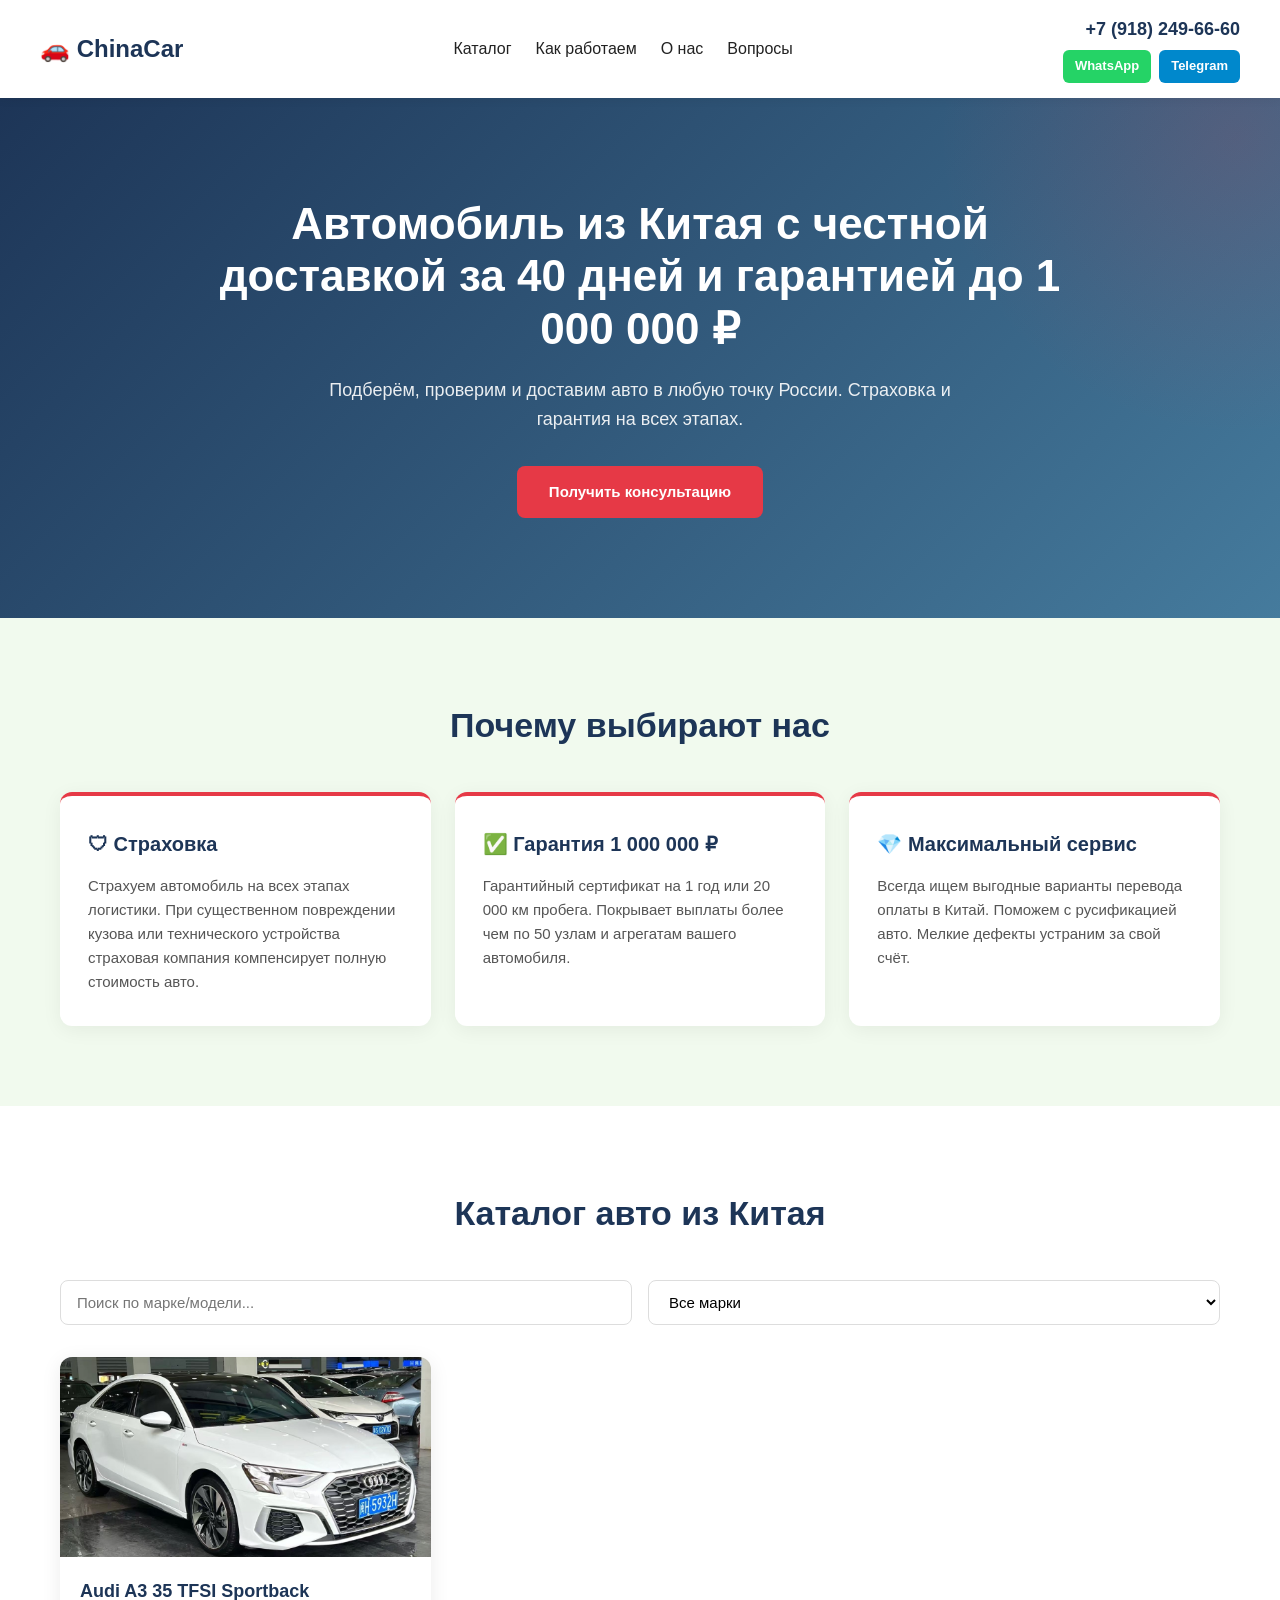
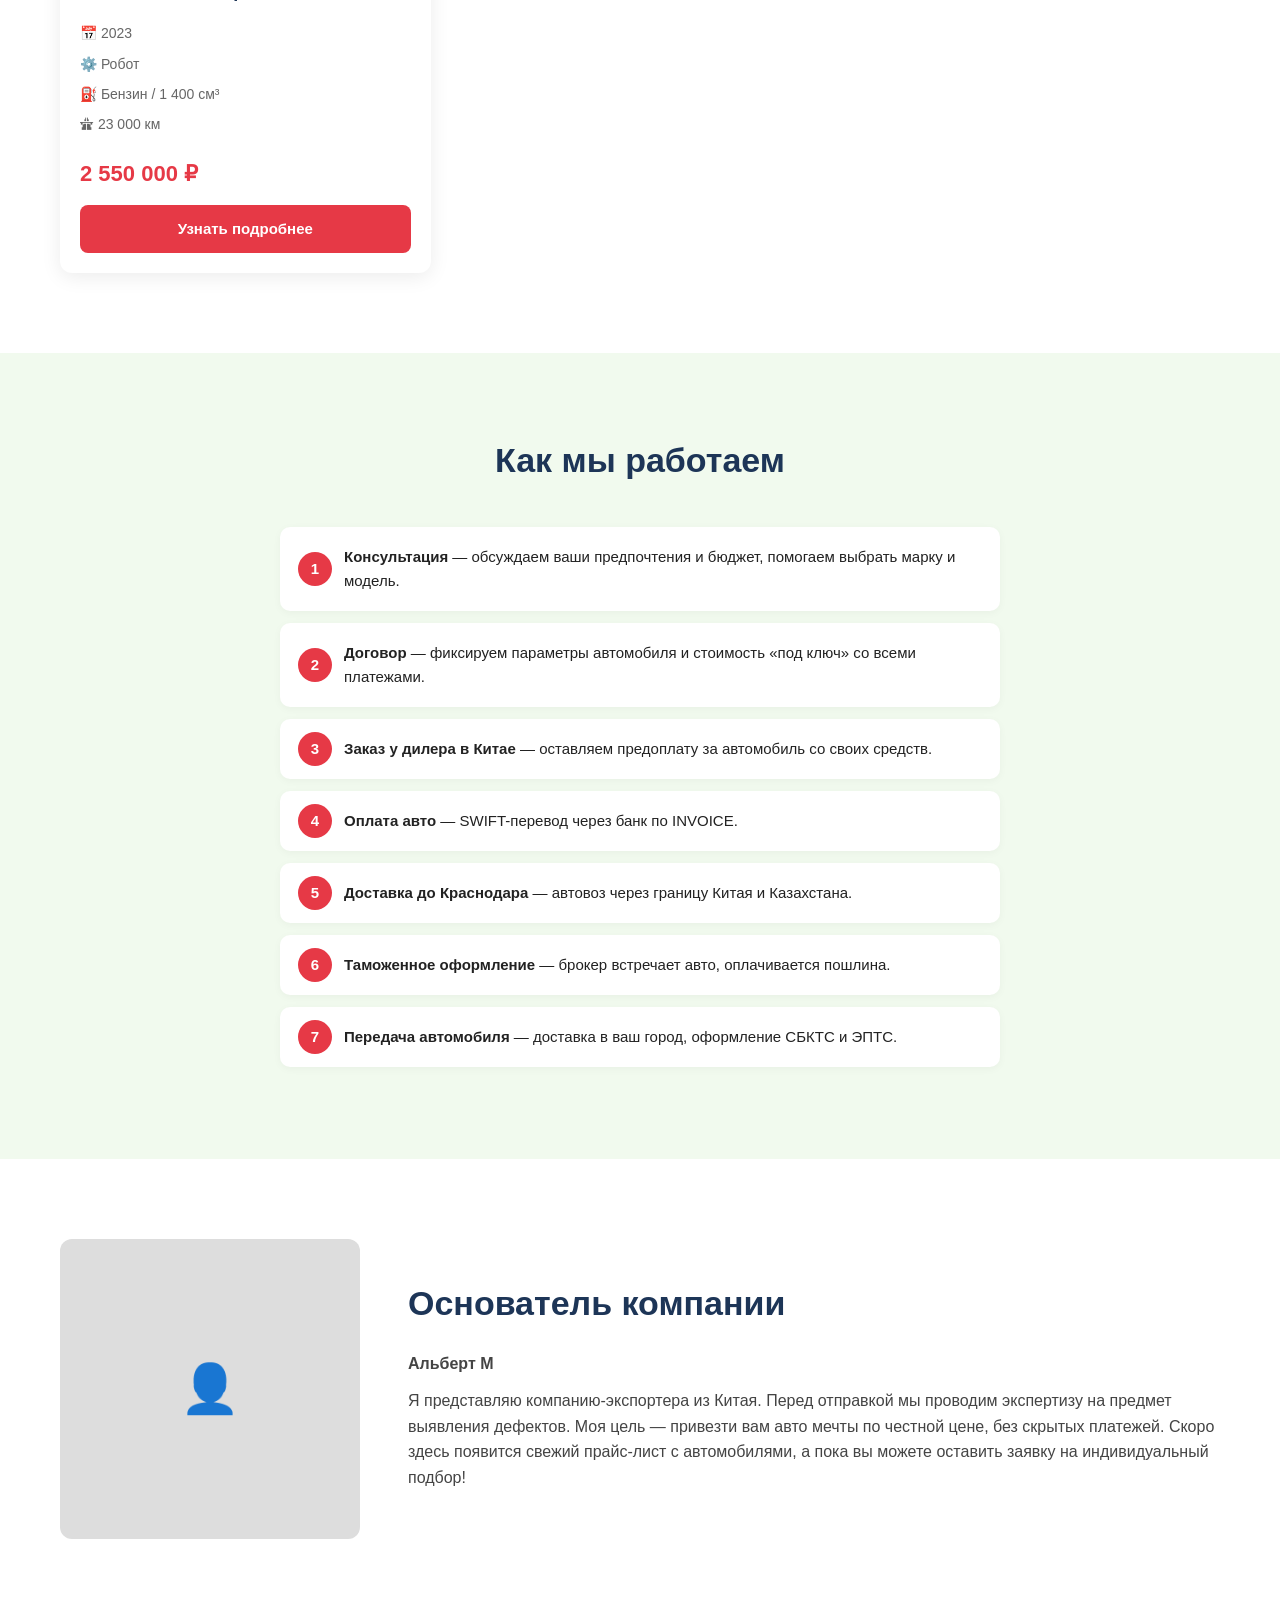
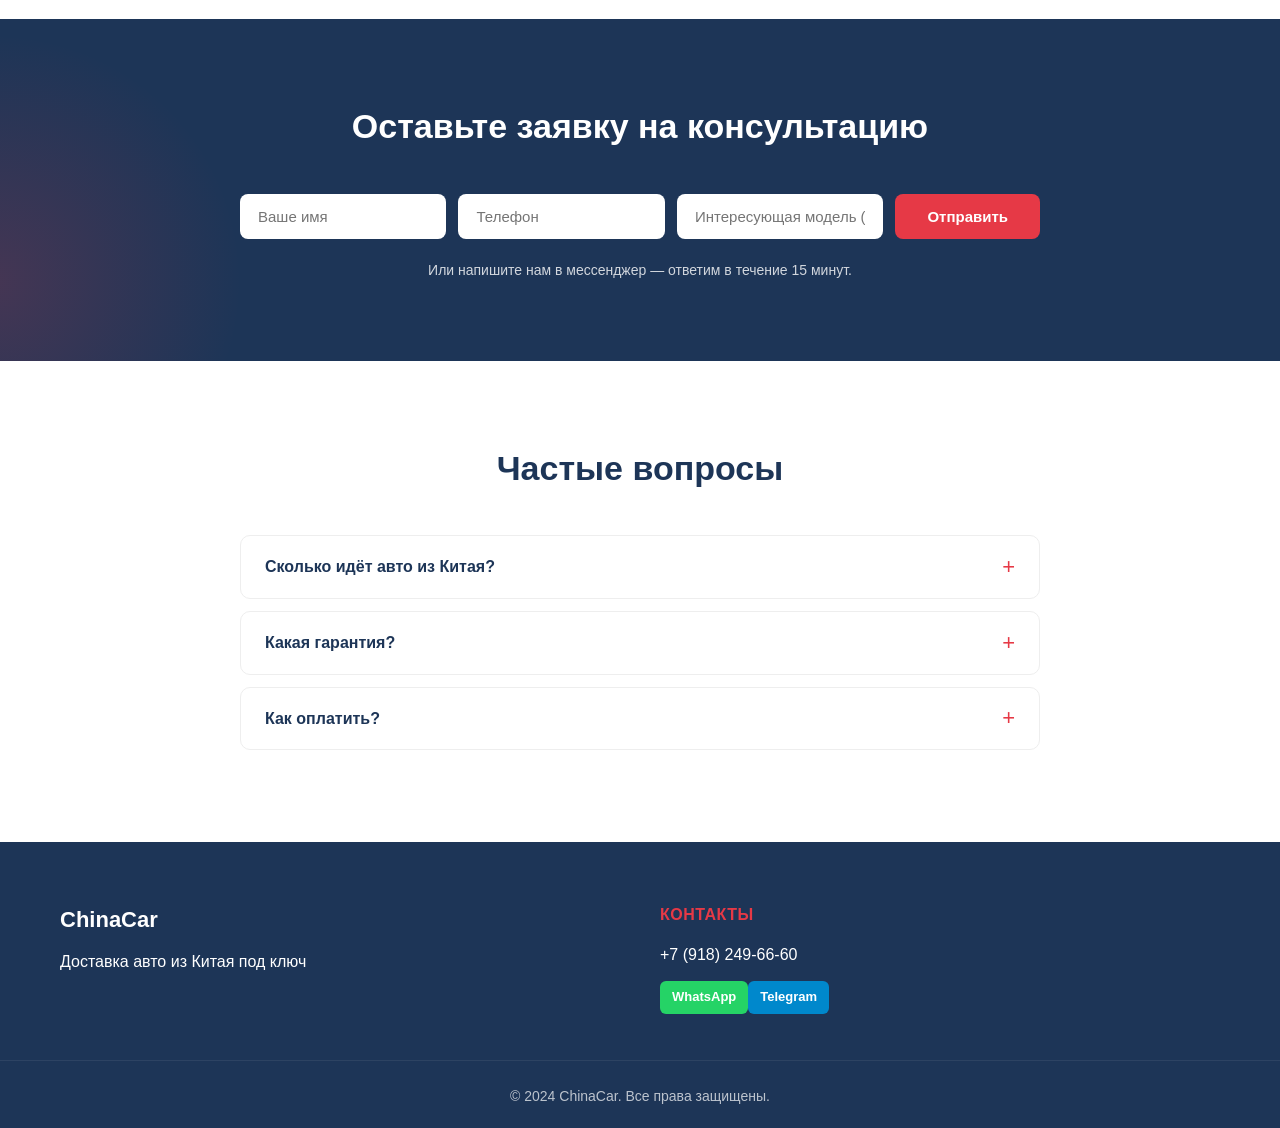
<file: index.html>
<!DOCTYPE html>
<html lang="ru">
<head>
    <meta charset="UTF-8">
    <meta name="viewport" content="width=device-width, initial-scale=1.0">
    <title>ChinaCar — авто из Китая под ключ</title>
    <link rel="stylesheet" href="css/style.css">
</head>
<body>

<header class="header">
    <div class="container header__inner">
        <a href="index.html" class="logo">🚗 ChinaCar</a>
        <nav class="nav">
            <a href="#catalog">Каталог</a>
            <a href="#steps">Как работаем</a>
            <a href="#about">О нас</a>
            <a href="#faq">Вопросы</a>
        </nav>
        <div class="header__contacts">
            <a href="tel:+79000000000" class="phone" id="header-phone">+7 (900) 000-00-00</a>
            <div class="messengers" id="header-messengers"></div>
        </div>
    </div>
</header>

<section class="hero">
    <div class="container">
        <h1>Автомобиль из Китая с честной доставкой за 40 дней и гарантией до 1 000 000 ₽</h1>
        <p class="hero__subtitle">Подберём, проверим и доставим авто в любую точку России. Страховка и гарантия на всех этапах.</p>
        <a href="#lead" class="btn btn--primary">Получить консультацию</a>
    </div>
</section>

<section class="advantages">
    <div class="container">
        <h2>Почему выбирают нас</h2>
        <div class="advantages__grid">
            <div class="card">
                <h3>🛡 Страховка</h3>
                <p>Страхуем автомобиль на всех этапах логистики. При существенном повреждении кузова или технического устройства страховая компания компенсирует полную стоимость авто.</p>
            </div>
            <div class="card">
                <h3>✅ Гарантия 1 000 000 ₽</h3>
                <p>Гарантийный сертификат на 1 год или 20 000 км пробега. Покрывает выплаты более чем по 50 узлам и агрегатам вашего автомобиля.</p>
            </div>
            <div class="card">
                <h3>💎 Максимальный сервис</h3>
                <p>Всегда ищем выгодные варианты перевода оплаты в Китай. Поможем с русификацией авто. Мелкие дефекты устраним за свой счёт.</p>
            </div>
        </div>
    </div>
</section>

<section class="catalog" id="catalog">
    <div class="container">
        <h2>Каталог авто из Китая</h2>
        <div class="catalog__filters">
            <input type="text" id="search" placeholder="Поиск по марке/модели...">
            <select id="filter-brand">
                <option value="">Все марки</option>
                <option value="Audi">Audi</option>
                <option value="BMW">BMW</option>
                <option value="Mercedes">Mercedes</option>
                <option value="Toyota">Toyota</option>
                <option value="Volkswagen">Volkswagen</option>
            </select>
        </div>
        <div class="catalog__grid" id="cars-grid"></div>
    </div>
</section>

<section class="steps" id="steps">
    <div class="container">
        <h2>Как мы работаем</h2>
        <ol class="steps__list">
            <li><strong>Консультация</strong> — обсуждаем ваши предпочтения и бюджет, помогаем выбрать марку и модель.</li>
            <li><strong>Договор</strong> — фиксируем параметры автомобиля и стоимость «под ключ» со всеми платежами.</li>
            <li><strong>Заказ у дилера в Китае</strong> — оставляем предоплату за автомобиль со своих средств.</li>
            <li><strong>Оплата авто</strong> — SWIFT-перевод через банк по INVOICE.</li>
            <li><strong>Доставка до Краснодара</strong> — автовоз через границу Китая и Казахстана.</li>
            <li><strong>Таможенное оформление</strong> — брокер встречает авто, оплачивается пошлина.</li>
            <li><strong>Передача автомобиля</strong> — доставка в ваш город, оформление СБКТС и ЭПТС.</li>
        </ol>
    </div>
</section>

<section class="about" id="about">
    <div class="container about__inner">
        <div style="width:100%;max-width:300px;aspect-ratio:1;background:#ddd;border-radius:12px;display:flex;align-items:center;justify-content:center;font-size:48px;color:#999;">👤</div>
        <div>
            <h2>Основатель компании</h2>
            <p><strong>Альберт М</strong></p>
            <p>Я представляю компанию-экспортера из Китая. Перед отправкой мы проводим экспертизу на предмет выявления дефектов. Моя цель — привезти вам авто мечты по честной цене, без скрытых платежей. Скоро здесь появится свежий прайс-лист с автомобилями, а пока вы можете оставить заявку на индивидуальный подбор!</p>
        </div>
    </div>
</section>

<section class="lead" id="lead">
    <div class="container">
        <h2>Оставьте заявку на консультацию</h2>
        <form class="lead__form" id="lead-form">
            <input type="text" name="name" placeholder="Ваше имя" required>
            <input type="tel" name="phone" placeholder="Телефон" required>
            <input type="text" name="car" placeholder="Интересующая модель (необязательно)">
            <button type="submit" class="btn btn--primary">Отправить</button>
        </form>
        <p class="lead__note">Или напишите нам в мессенджер — ответим в течение 15 минут.</p>
    </div>
</section>

<section class="faq" id="faq">
    <div class="container">
        <h2>Частые вопросы</h2>
        <details><summary>Сколько идёт авто из Китая?</summary><p>В среднем 40 дней через Саратов.</p></details>
        <details><summary>Какая гарантия?</summary><p>Сертификат на 1 год / 20 000 км, выплаты до 1 000 000 ₽.</p></details>
        <details><summary>Как оплатить?</summary><p>SWIFT-перевод через банк по INVOICE.</p></details>
    </div>
</section>

<footer class="footer">
    <div class="container footer__inner">
        <div>
            <h3>ChinaCar</h3>
            <p>Доставка авто из Китая под ключ</p>
        </div>
        <div>
            <h4>Контакты</h4>
            <a href="tel:+79000000000" id="footer-phone">+7 (900) 000-00-00</a>
            <div id="footer-messengers" style="margin-top:8px;"></div>
        </div>
    </div>
    <div class="footer__bottom">
        <p>© 2024 ChinaCar. Все права защищены.</p>
    </div>
</footer>

<script src="js/main.js"></script>
</body>
</html>
</file>
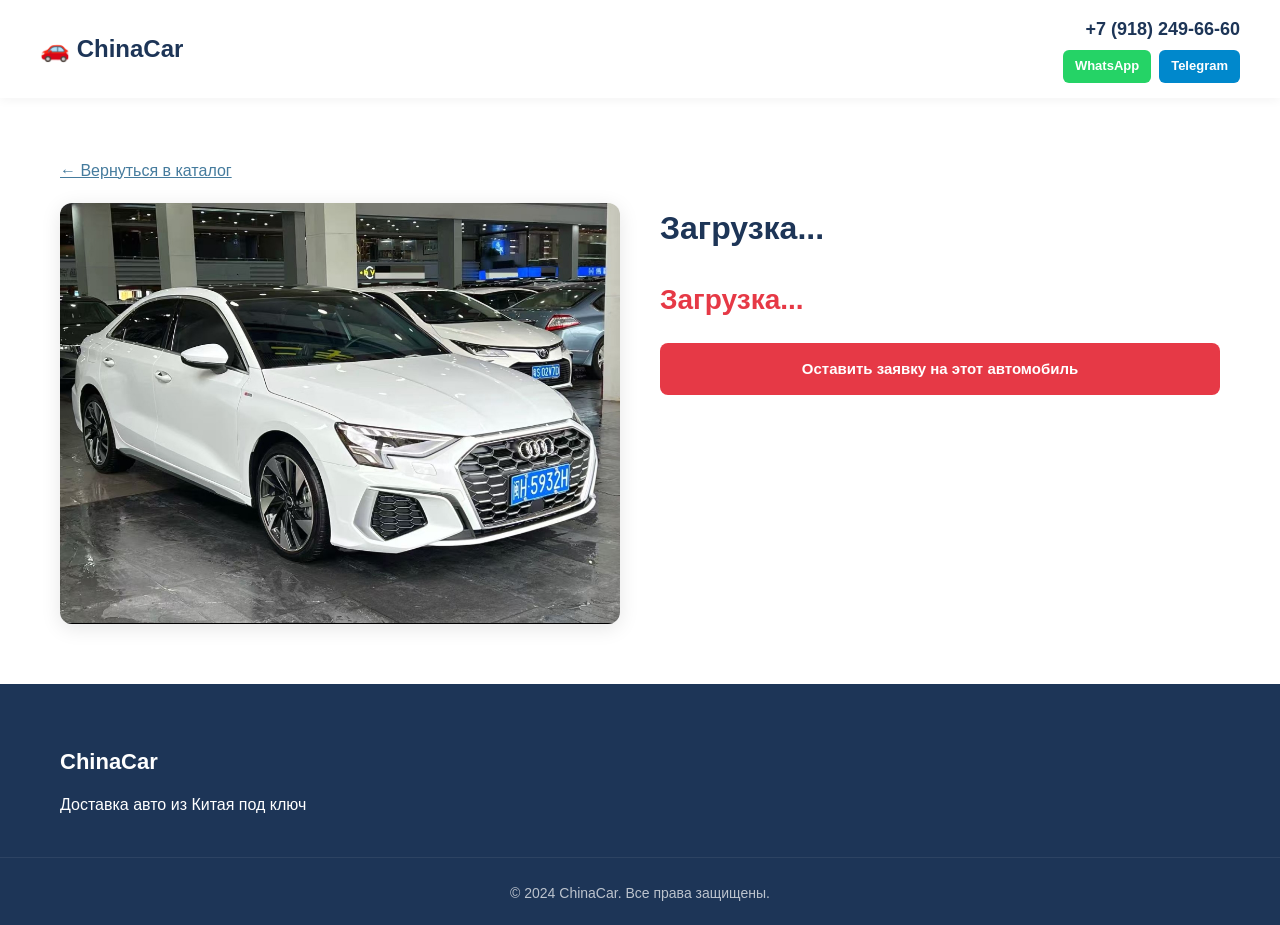
<file: car.html>
<!DOCTYPE html>
<html lang="ru">
<head>
    <meta charset="UTF-8">
    <meta name="viewport" content="width=device-width, initial-scale=1.0">
    <title>Автомобиль | ChinaCar</title>
    <link rel="stylesheet" href="css/style.css">
    <style>
        .car-page { padding: 60px 0; }
        .car-page__inner { display: grid; grid-template-columns: 1fr 1fr; gap: 40px; align-items: start; }
        .car-page__img { width: 100%; border-radius: 12px; box-shadow: 0 4px 20px rgba(0,0,0,.1); object-fit: cover; }
        .car-page__title { font-size: 32px; margin-bottom: 10px; color: var(--dark); }
        .car-page__specs { list-style: none; margin-bottom: 24px; }
        .car-page__specs li { padding: 10px 0; border-bottom: 1px solid #eee; font-size: 16px; }
        .car-page__price { font-size: 28px; font-weight: 800; color: var(--primary); margin-bottom: 20px; }
        @media (max-width: 768px) { .car-page__inner { grid-template-columns: 1fr; } }
    </style>
</head>
<body>
    <header class="header">
        <div class="container header__inner">
            <a href="index.html" class="logo">🚗 ChinaCar</a>
            <div class="header__contacts">
                <a href="tel:+79000000000" class="phone" id="header-phone">+7 (900) 000-00-00</a>
                <div class="messengers" id="header-messengers"></div>
            </div>
        </div>
    </header>

    <section class="car-page">
        <div class="container">
            <a href="index.html" style="display:inline-block; margin-bottom: 20px; color: var(--gray); text-decoration: underline;">← Вернуться в каталог</a>
            
            <div class="car-page__inner">
                <!-- Фото авто (если фото нет, будет заглушка) -->
                <img src="images/cars/audi-a3.jpg" alt="Автомобиль" class="car-page__img" onerror="this.src='https://placehold.co/600x400?text=Фото+авто'">
                
                <div>
                    <h1 class="car-page__title" id="car-title">Загрузка...</h1>
                    <ul class="car-page__specs" id="car-specs">
                        <!-- Характеристики подтянутся скриптом -->
                    </ul>
                    <div class="car-page__price" id="car-price">Загрузка...</div>
                    
                    <a href="index.html#lead" class="btn btn--primary" style="width: 100%; text-align: center;">Оставить заявку на этот автомобиль</a>
                </div>
            </div>
        </div>
    </section>

    <footer class="footer">
        <div class="container footer__inner">
            <div><h3>ChinaCar</h3><p>Доставка авто из Китая под ключ</p></div>
        </div>
        <div class="footer__bottom"><p>© 2024 ChinaCar. Все права защищены.</p></div>
    </footer>

    <script>
        // Этот скрипт берет ID машины из адресной строки и находит её в базе
        async function loadCar() {
            const urlParams = new URLSearchParams(window.location.search);
            const carId = urlParams.get('id');

            try {
                const res = await fetch('data/cars.json');
                const cars = await res.json();
                const car = cars.find(c => c.id == carId);

                if (car) {
                    document.title = car.brand + ' ' + car.model + ' | ChinaCar';
                    document.getElementById('car-title').textContent = car.brand + ' ' + car.model;
                    document.getElementById('car-price').textContent = car.price;
                    
                    document.getElementById('car-specs').innerHTML = `
                        <li><strong>Год выпуска:</strong> ${car.year}</li>
                        <li><strong>Коробка передач:</strong> ${car.transmission}</li>
                        <li><strong>Двигатель:</strong> ${car.engine}</li>
                        <li><strong>Пробег:</strong> ${car.mileage}</li>
                    `;
                    
                    if (car.image) {
                        document.querySelector('.car-page__img').src = car.image;
                    }
                }
            } catch (e) { console.error(e); }
        }
        
        // Подгружаем телефон и кнопки из config.json
        async function loadConfig() {
            try {
                const res = await fetch('data/config.json');
                const cfg = await res.json();
                document.getElementById('header-phone').textContent = cfg.phone;
                document.getElementById('header-phone').href = 'tel:' + cfg.phoneRaw;
                let m = '';
                if (cfg.whatsapp) m += `<a href="${cfg.whatsapp}" class="btn-messenger wa" target="_blank">WhatsApp</a>`;
                if (cfg.telegram) m += `<a href="${cfg.telegram}" class="btn-messenger tg" target="_blank">Telegram</a>`;
                document.getElementById('header-messengers').innerHTML = m;
            } catch (e) {}
        }

        loadCar();
        loadConfig();
    </script>
</body>
</html>
</file>
<file: css/style.css>
/* ================= ПЕРЕМЕННЫЕ ЦВЕТОВ ================= */
:root {
    --primary: #e63946;    /* красный — кнопки, акценты */
    --dark: #1d3557;       /* тёмно-синий — текст, футер */
    --light: #f1faee;      /* светлый фон секций */
    --gray: #457b9d;       /* серо-синий — вспомогательный */
}

/* ================= СБРОС ================= */
* {
    margin: 0;
    padding: 0;
    box-sizing: border-box;
}

body {
    font-family: 'Inter', -apple-system, BlinkMacSystemFont, 'Segoe UI', Roboto, sans-serif;
    color: #222;
    line-height: 1.6;
    background: #fff;
}

.container {
    max-width: 1200px;
    margin: 0 auto;
    padding: 0 20px;
}

img {
    max-width: 100%;
    display: block;
}

a {
    color: inherit;
    text-decoration: none;
}

/* ================= КНОПКИ ================= */
.btn {
    display: inline-block;
    padding: 14px 32px;
    border-radius: 8px;
    font-weight: 600;
    cursor: pointer;
    border: none;
    transition: all .2s ease;
    font-size: 15px;
    font-family: inherit;
}

.btn--primary {
    background: var(--primary);
    color: #fff;
}

.btn--primary:hover {
    background: #c1121f;
    transform: translateY(-1px);
}

/* ================= ШАПКА ================= */
.header {
    background: #fff;
    box-shadow: 0 2px 10px rgba(0,0,0,.05);
    position: sticky;
    top: 0;
    z-index: 100;
}

.header__inner {
    display: flex;
    align-items: center;
    justify-content: space-between;
    padding: 15px 0;
    gap: 20px;
    flex-wrap: wrap;
}

.logo {
    font-size: 24px;
    font-weight: 800;
    color: var(--dark);
    white-space: nowrap;
}

.nav {
    display: flex;
    gap: 24px;
}

.nav a {
    font-weight: 500;
    transition: color .2s;
}

.nav a:hover {
    color: var(--primary);
}

.header__contacts {
    display: flex;
    flex-direction: column;
    align-items: flex-end;
    gap: 6px;
}

.phone {
    font-size: 18px;
    font-weight: 700;
    color: var(--dark);
    white-space: nowrap;
}

.phone:hover {
    color: var(--primary);
}

.messengers {
    display: flex;
    gap: 8px;
}

.btn-messenger {
    padding: 6px 12px;
    border-radius: 6px;
    font-size: 13px;
    color: #fff;
    font-weight: 600;
    transition: opacity .2s;
}

.btn-messenger:hover {
    opacity: .85;
}

.btn-messenger.wa { background: #25D366; }
.btn-messenger.tg { background: #0088cc; }

/* ================= HERO ================= */
.hero {
    background: linear-gradient(135deg, var(--dark) 0%, var(--gray) 100%);
    color: #fff;
    padding: 100px 0;
    text-align: center;
    position: relative;
    overflow: hidden;
}

.hero::before {
    content: '';
    position: absolute;
    top: -50%;
    right: -20%;
    width: 600px;
    height: 600px;
    background: radial-gradient(circle, rgba(230,57,70,.15), transparent 70%);
    border-radius: 50%;
}

.hero .container {
    position: relative;
    z-index: 1;
}

.hero h1 {
    font-size: clamp(26px, 4vw, 44px);
    margin-bottom: 20px;
    max-width: 900px;
    margin-inline: auto;
    line-height: 1.2;
}

.hero__subtitle {
    font-size: 18px;
    opacity: .9;
    margin-bottom: 32px;
    max-width: 700px;
    margin-inline: auto;
}

/* ================= ОБЩИЕ ЗАГОЛОВКИ СЕКЦИЙ ================= */
.advantages h2,
.catalog h2,
.steps h2,
.about h2,
.lead h2,
.faq h2 {
    font-size: clamp(24px, 3vw, 34px);
    margin-bottom: 40px;
    text-align: center;
    color: var(--dark);
}

/* ================= ПРЕИМУЩЕСТВА ================= */
.advantages {
    padding: 80px 0;
    background: var(--light);
}

.advantages__grid {
    display: grid;
    grid-template-columns: repeat(auto-fit, minmax(280px, 1fr));
    gap: 24px;
}

.card {
    background: #fff;
    padding: 32px 28px;
    border-radius: 12px;
    box-shadow: 0 4px 20px rgba(0,0,0,.06);
    transition: transform .3s, box-shadow .3s;
    border-top: 4px solid var(--primary);
}

.card:hover {
    transform: translateY(-4px);
    box-shadow: 0 8px 30px rgba(0,0,0,.1);
}

.card h3 {
    margin-bottom: 14px;
    color: var(--dark);
    font-size: 20px;
}

.card p {
    color: #555;
    font-size: 15px;
}

/* ================= КАТАЛОГ ================= */
.catalog {
    padding: 80px 0;
}

.catalog__filters {
    display: flex;
    gap: 16px;
    margin-bottom: 32px;
    flex-wrap: wrap;
}

.catalog__filters input,
.catalog__filters select {
    padding: 12px 16px;
    border: 1px solid #ddd;
    border-radius: 8px;
    font-size: 15px;
    flex: 1;
    min-width: 200px;
    font-family: inherit;
    background: #fff;
    transition: border-color .2s;
}

.catalog__filters input:focus,
.catalog__filters select:focus {
    outline: none;
    border-color: var(--primary);
}

.catalog__grid {
    display: grid;
    grid-template-columns: repeat(auto-fill, minmax(300px, 1fr));
    gap: 24px;
}

.car-card {
    background: #fff;
    border-radius: 12px;
    overflow: hidden;
    box-shadow: 0 4px 20px rgba(0,0,0,.08);
    transition: transform .3s, box-shadow .3s;
    display: flex;
    flex-direction: column;
}

.car-card:hover {
    transform: translateY(-4px);
    box-shadow: 0 8px 30px rgba(0,0,0,.15);
}

.car-card__img {
    height: 200px;
    width: 100%;
    background: #f0f0f0;
    object-fit: cover;
}

.car-card__body {
    padding: 20px;
    display: flex;
    flex-direction: column;
    flex: 1;
}

.car-card__title {
    font-size: 18px;
    font-weight: 700;
    margin-bottom: 12px;
    color: var(--dark);
}

.car-card__specs {
    font-size: 14px;
    color: #666;
    margin-bottom: 16px;
    flex: 1;
}

.car-card__specs li {
    list-style: none;
    padding: 4px 0;
    display: flex;
    align-items: center;
}

.car-card__price {
    font-size: 22px;
    font-weight: 800;
    color: var(--primary);
    margin-bottom: 14px;
}

.car-card .btn {
    width: 100%;
    text-align: center;
    padding: 12px 20px;
}

/* ================= ЭТАПЫ РАБОТЫ ================= */
.steps {
    padding: 80px 0;
    background: var(--light);
}

.steps__list {
    max-width: 720px;
    margin: 0 auto;
    counter-reset: step;
    padding: 0;
}

.steps__list li {
    padding: 18px 20px 18px 64px;
    position: relative;
    margin-bottom: 12px;
    background: #fff;
    border-radius: 10px;
    counter-increment: step;
    list-style: none;
    font-size: 15px;
    box-shadow: 0 2px 8px rgba(0,0,0,.04);
    transition: transform .2s;
}

.steps__list li:hover {
    transform: translateX(4px);
}

.steps__list li::before {
    content: counter(step);
    position: absolute;
    left: 18px;
    top: 50%;
    transform: translateY(-50%);
    width: 34px;
    height: 34px;
    background: var(--primary);
    color: #fff;
    border-radius: 50%;
    display: flex;
    align-items: center;
    justify-content: center;
    font-weight: 700;
    font-size: 15px;
}

/* ================= О НАС ================= */
.about {
    padding: 80px 0;
}

.about__inner {
    display: grid;
    grid-template-columns: 300px 1fr;
    gap: 48px;
    align-items: center;
}

.about__photo {
    border-radius: 12px;
    box-shadow: 0 8px 30px rgba(0,0,0,.1);
}

.about h2 {
    text-align: left;
    margin-bottom: 20px;
}

.about p {
    margin-bottom: 12px;
    color: #444;
}

/* ================= ФОРМА ЗАЯВКИ ================= */
.lead {
    padding: 80px 0;
    background: var(--dark);
    color: #fff;
    text-align: center;
    position: relative;
    overflow: hidden;
}

.lead::before {
    content: '';
    position: absolute;
    bottom: -50%;
    left: -20%;
    width: 500px;
    height: 500px;
    background: radial-gradient(circle, rgba(230,57,70,.2), transparent 70%);
    border-radius: 50%;
}

.lead .container {
    position: relative;
    z-index: 1;
}

.lead h2 {
    color: #fff;
}

.lead__form {
    display: flex;
    gap: 12px;
    max-width: 800px;
    margin: 0 auto 20px;
    flex-wrap: wrap;
    justify-content: center;
}

.lead__form input {
    padding: 14px 18px;
    border: none;
    border-radius: 8px;
    font-size: 15px;
    flex: 1;
    min-width: 200px;
    font-family: inherit;
    background: #fff;
    color: #222;
}

.lead__form input:focus {
    outline: 2px solid var(--primary);
}

.lead__form .btn {
    white-space: nowrap;
}

.lead__note {
    opacity: .8;
    font-size: 14px;
}

/* ================= FAQ ================= */
.faq {
    padding: 80px 0;
}

.faq details {
    background: #fff;
    border: 1px solid #eee;
    border-radius: 10px;
    padding: 0;
    margin-bottom: 12px;
    max-width: 800px;
    margin-inline: auto;
    overflow: hidden;
    transition: box-shadow .2s;
}

.faq details[open] {
    box-shadow: 0 4px 16px rgba(0,0,0,.06);
    border-color: var(--primary);
}

.faq summary {
    cursor: pointer;
    font-weight: 600;
    padding: 18px 24px;
    color: var(--dark);
    position: relative;
    list-style: none;
    transition: color .2s;
}

.faq summary::-webkit-details-marker {
    display: none;
}

.faq summary::after {
    content: '+';
    position: absolute;
    right: 24px;
    top: 50%;
    transform: translateY(-50%);
    font-size: 22px;
    font-weight: 400;
    color: var(--primary);
    transition: transform .3s;
}

.faq details[open] summary::after {
    content: '−';
}

.faq summary:hover {
    color: var(--primary);
}

.faq details p {
    padding: 0 24px 20px;
    margin: 0;
    color: #555;
    line-height: 1.6;
}

/* ================= ФУТЕР ================= */
.footer {
    background: var(--dark);
    color: #fff;
    padding: 60px 0 20px;
}

.footer__inner {
    display: grid;
    grid-template-columns: repeat(auto-fit, minmax(220px, 1fr));
    gap: 40px;
    margin-bottom: 40px;
}

.footer h3 {
    margin-bottom: 12px;
    font-size: 22px;
}

.footer h4 {
    margin-bottom: 14px;
    font-size: 16px;
    color: var(--primary);
    text-transform: uppercase;
    letter-spacing: .5px;
}

.footer a {
    display: inline-block;
    margin-bottom: 6px;
    transition: color .2s;
}

.footer a:hover {
    color: var(--primary);
}

.footer__bottom {
    text-align: center;
    padding-top: 24px;
    border-top: 1px solid rgba(255,255,255,.1);
    opacity: .7;
    font-size: 14px;
}

/* ================= АДАПТИВ ================= */
@media (max-width: 900px) {
    .about__inner {
        grid-template-columns: 1fr;
        text-align: center;
        gap: 30px;
    }

    .about__inner > div:first-child {
        margin: 0 auto;
        max-width: 240px !important;
    }

    .about h2 {
        text-align: center;
    }
}

@media (max-width: 768px) {
    .nav {
        display: none;
    }

    .header__inner {
        justify-content: space-between;
    }

    .header__contacts {
        align-items: flex-end;
    }

    .phone {
        font-size: 16px;
    }

    .btn-messenger {
        padding: 5px 10px;
        font-size: 12px;
    }

    .hero {
        padding: 60px 0;
    }

    .hero__subtitle {
        font-size: 16px;
    }

    .advantages,
    .catalog,
    .steps,
    .about,
    .lead,
    .faq {
        padding: 50px 0;
    }

    .lead__form {
        flex-direction: column;
    }

    .lead__form .btn {
        width: 100%;
    }

    .catalog__filters {
        flex-direction: column;
    }
}

@media (max-width: 480px) {
    .logo {
        font-size: 20px;
    }

    .phone {
        font-size: 14px;
    }

    .header__contacts {
        gap: 4px;
    }

    .messengers {
        gap: 6px;
    }
}
</file>
